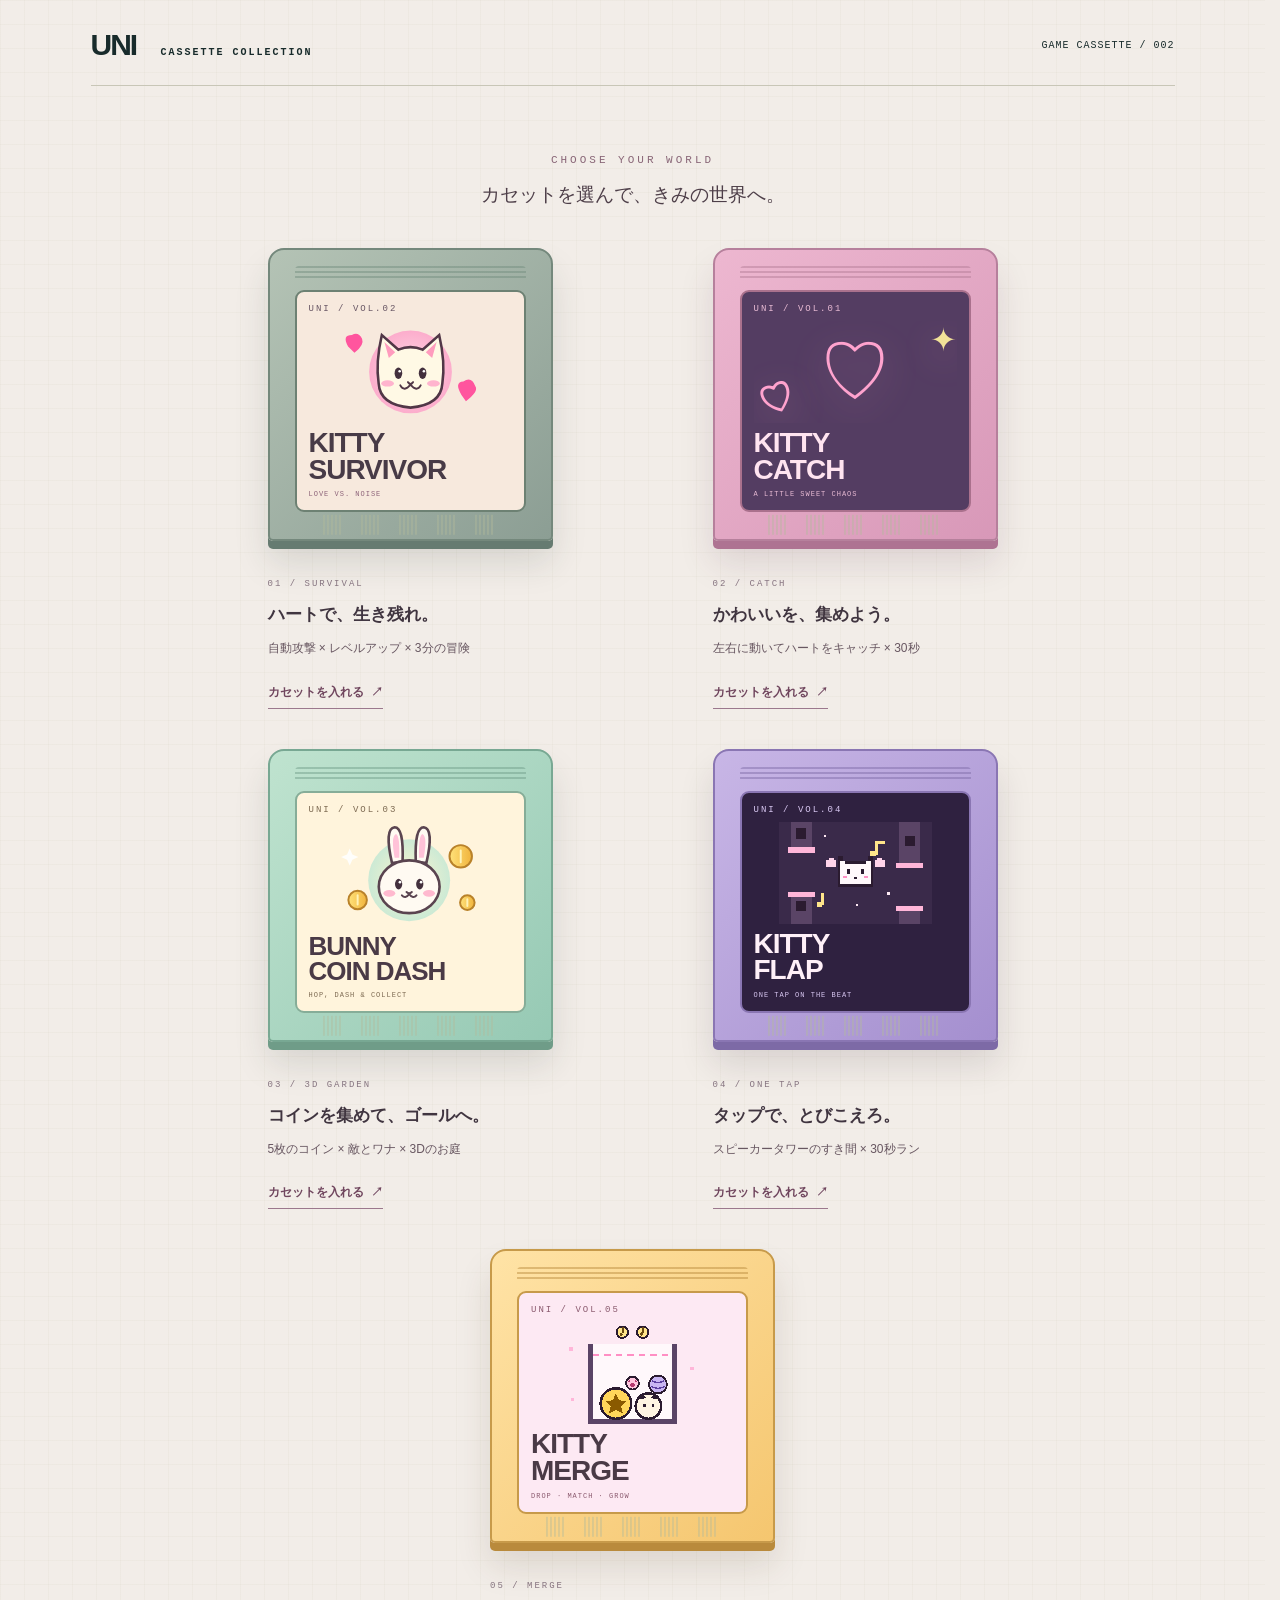
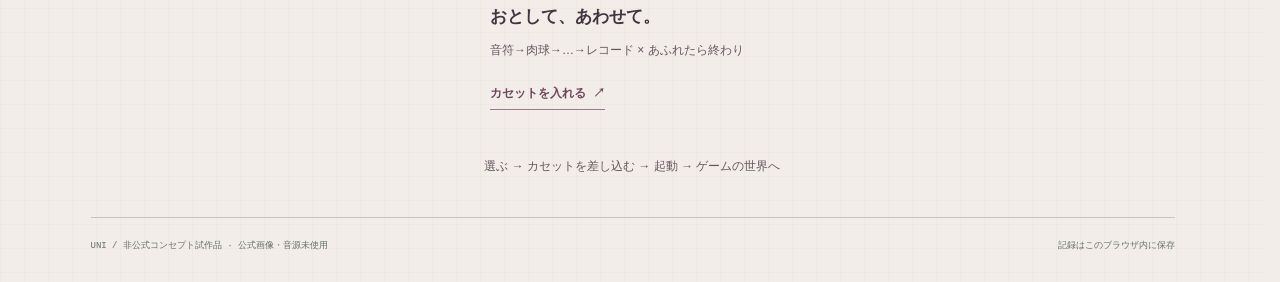
<file: index.html>
<!doctype html><html lang="ja"><head><meta charset="utf-8"><meta name="viewport" content="width=device-width,initial-scale=1,viewport-fit=cover"><meta name="theme-color" content="#182b2b"><title>KITTY SURVIVOR — UNI concept</title><meta name="description" content="猫とハートの3分サバイバル。移動、自動攻撃、レベルアップで生き残ろう。"><link rel="stylesheet" href="survivor.css"><link rel="stylesheet" href="entrance.css"><link rel="stylesheet" href="console-motion.css"><link rel="stylesheet" href="reference-console.css"><link rel="stylesheet" href="collection.css"><link rel="stylesheet" href="fix.css"><link rel="stylesheet" href="intro.css"></head><body class="library-mode">
<main><header><a href="./" class="logo">UNI <span>CASSETTE COLLECTION</span></a><span class="edition">GAME CASSETTE / 002</span><a class="collection-back" href="./">← カセット選択に戻る</a></header><section class="headline"><div><p class="eyebrow">SURVIVE THE NOISE. KEEP YOUR HEART.</p><h1>KITTY <span>SURVIVOR</span></h1></div><p class="subtitle">ハートで戦う、3分間。<br>RETRO SURVIVAL / CONCEPT PROTOTYPE</p></section>
<section id="library" class="library">
<div class="library-heading"><span>CHOOSE YOUR WORLD</span><p>カセットを選んで、きみの世界へ。</p></div>
<div class="cartridges">
<button class="cartridge-card" data-game="survivor"><div class="cartridge"><div class="cart-ridges"></div><div class="cart-label survivor-label"><span>UNI / VOL.02</span><svg viewBox="0 0 240 160" aria-hidden="true"><defs><radialGradient id="halo"><stop stop-color="#ffd6ea"/><stop offset="1" stop-color="#ff8cc3"/></radialGradient></defs><circle cx="120" cy="80" r="65" fill="url(#halo)" opacity=".65"/><path d="M70 98 Q65 65 75 22 L101 45 Q120 37 139 45 L165 22 Q175 65 170 98 Q168 132 120 136 Q72 132 70 98" fill="#fff9e5" stroke="#513747" stroke-width="4"/><path d="M79 33 L86 58 L96 49 M161 33 L154 58 L144 49" fill="#ff9cbe"/><ellipse cx="101" cy="82" rx="6" ry="9" fill="#43303d"/><ellipse cx="139" cy="82" rx="6" ry="9" fill="#43303d"/><circle cx="103" cy="79" r="2" fill="white"/><circle cx="141" cy="79" r="2" fill="white"/><path d="M116 96 Q120 102 124 96 M120 100 Q110 112 104 101 M120 100 Q130 112 136 101" fill="none" stroke="#513747" stroke-width="3" stroke-linecap="round"/><ellipse cx="84" cy="98" rx="10" ry="5" fill="#ffb4ce"/><ellipse cx="156" cy="98" rx="10" ry="5" fill="#ffb4ce"/><path d="M22 40 Q12 22 28 22 Q38 16 44 28 Q48 38 32 50Z M200 116 Q188 96 203 95 Q216 86 222 103 Q227 111 207 126Z" fill="#ff559e"/></svg><strong>KITTY<br>SURVIVOR</strong><small>LOVE VS. NOISE</small></div><div class="cart-base">▥ ▥ ▥ ▥ ▥</div></div><div class="card-caption"><span>01 / SURVIVAL</span><h2>ハートで、生き残れ。</h2><p>自動攻撃 × レベルアップ × 3分の冒険</p><b>カセットを入れる ↗</b></div></button>
<button class="cartridge-card" data-game="catch"><div class="cartridge pink-cartridge"><div class="cart-ridges"></div><div class="cart-label catch-label"><span>UNI / VOL.01</span><div class="catch-art">♡<i>✦</i><b>♡</b></div><strong>KITTY<br>CATCH</strong><small>A LITTLE SWEET CHAOS</small></div><div class="cart-base">▥ ▥ ▥ ▥ ▥</div></div><div class="card-caption"><span>02 / CATCH</span><h2>かわいいを、集めよう。</h2><p>左右に動いてハートをキャッチ × 30秒</p><b>カセットを入れる ↗</b></div></button><button class="cartridge-card" data-game="bunny"><div class="cartridge bunny-cartridge"><div class="cart-ridges"></div><div class="cart-label bunny-label"><span>UNI / VOL.03</span><svg viewBox="0 0 240 160" aria-hidden="true"><defs><radialGradient id="bunnyhalo"><stop stop-color="#fff6c9"/><stop offset="1" stop-color="#bfe7d3"/></radialGradient><linearGradient id="coingold" x1="0" x2="1"><stop stop-color="#ffe27a"/><stop offset="1" stop-color="#f0b33c"/></linearGradient></defs><circle cx="118" cy="88" r="62" fill="url(#bunnyhalo)" opacity=".8"/><path d="M92 62 Q80 10 96 8 Q110 8 108 60Z M128 60 Q126 8 140 8 Q156 10 144 62Z" fill="#fffaf2" stroke="#5a4450" stroke-width="4"/><path d="M96 54 Q90 22 98 18 Q104 20 103 54Z M133 54 Q132 20 138 18 Q146 22 140 54Z" fill="#ffc2d8"/><ellipse cx="118" cy="98" rx="46" ry="40" fill="#fffaf2" stroke="#5a4450" stroke-width="4"/><ellipse cx="102" cy="94" rx="5.5" ry="8" fill="#43303d"/><ellipse cx="134" cy="94" rx="5.5" ry="8" fill="#43303d"/><circle cx="104" cy="91" r="2" fill="#fff"/><circle cx="136" cy="91" r="2" fill="#fff"/><path d="M114 106 Q118 110 122 106 M118 109 Q112 117 107 111 M118 109 Q124 117 129 111" fill="none" stroke="#5a4450" stroke-width="3" stroke-linecap="round"/><ellipse cx="88" cy="108" rx="9" ry="5" fill="#ffb9cf"/><ellipse cx="148" cy="108" rx="9" ry="5" fill="#ffb9cf"/><g stroke="#b9822a" stroke-width="3"><circle cx="196" cy="52" r="17" fill="url(#coingold)"/><circle cx="40" cy="118" r="14" fill="url(#coingold)"/><circle cx="206" cy="122" r="11" fill="url(#coingold)"/></g><path d="M196 43 V61 M40 111 V125 M206 117 V127" stroke="#fff3b8" stroke-width="3" stroke-linecap="round"/><path d="M28 40 l4 9 9 4 -9 4 -4 9 -4 -9 -9 -4 9 -4Z" fill="#fff" opacity=".9"/></svg><strong>BUNNY<br>COIN DASH</strong><small>HOP, DASH &amp; COLLECT</small></div><div class="cart-base">▥ ▥ ▥ ▥ ▥</div></div><div class="card-caption"><span>03 / 3D GARDEN</span><h2>コインを集めて、ゴールへ。</h2><p>5枚のコイン × 敵とワナ × 3Dのお庭</p><b>カセットを入れる ↗</b></div></button><button class="cartridge-card" data-game="flap"><div class="cartridge flap-cartridge"><div class="cart-ridges"></div><div class="cart-label flap-label"><span>UNI / VOL.04</span><svg viewBox="0 0 240 160" aria-hidden="true" shape-rendering="crispEdges"><rect x="0" y="0" width="240" height="160" fill="#3a2a4a"/><g fill="#5a4466"><rect x="18" y="0" width="34" height="46"/><rect x="18" y="112" width="34" height="48"/><rect x="188" y="0" width="34" height="70"/><rect x="188" y="134" width="34" height="26"/></g><g fill="#ffb6d9"><rect x="14" y="40" width="42" height="8"/><rect x="14" y="110" width="42" height="8"/><rect x="184" y="64" width="42" height="8"/><rect x="184" y="132" width="42" height="8"/></g><g fill="#2b1b30"><rect x="27" y="10" width="16" height="16"/><rect x="27" y="124" width="16" height="16"/><rect x="197" y="22" width="16" height="16"/></g><g transform="translate(92 54)"><g fill="#2b1b30"><rect x="0" y="0" width="8" height="8"/><rect x="48" y="0" width="8" height="8"/><rect x="0" y="8" width="56" height="40"/></g><g fill="#fff8fb"><rect x="4" y="12" width="48" height="32"/><rect x="4" y="8" width="8" height="4"/><rect x="44" y="8" width="8" height="4"/></g><g fill="#2b1b30"><rect x="14" y="20" width="6" height="8"/><rect x="36" y="20" width="6" height="8"/><rect x="25" y="32" width="6" height="4"/></g><g fill="#ff8fc4"><rect x="8" y="30" width="6" height="4"/><rect x="42" y="30" width="6" height="4"/></g><g fill="#ffd4ea"><rect x="-18" y="6" width="16" height="10"/><rect x="58" y="6" width="16" height="10"/><rect x="-14" y="2" width="8" height="4"/><rect x="62" y="2" width="8" height="4"/></g></g><g fill="#ffe58a"><rect x="150" y="30" width="6" height="22"/><rect x="142" y="46" width="10" height="8"/><rect x="156" y="30" width="10" height="5"/><rect x="66" y="112" width="5" height="18"/><rect x="59" y="126" width="9" height="7"/></g><g fill="#fde9f3"><rect x="70" y="20" width="4" height="4"/><rect x="170" y="110" width="4" height="4"/><rect x="120" y="128" width="4" height="4"/></g></svg><strong>KITTY<br>FLAP</strong><small>ONE TAP ON THE BEAT</small></div><div class="cart-base">▥ ▥ ▥ ▥ ▥</div></div><div class="card-caption"><span>04 / ONE TAP</span><h2>タップで、とびこえろ。</h2><p>スピーカータワーのすき間 × 30秒ラン</p><b>カセットを入れる ↗</b></div></button><button class="cartridge-card" data-game="merge"><div class="cartridge merge-cartridge"><div class="cart-ridges"></div><div class="cart-label merge-label"><span>UNI / VOL.05</span><svg viewBox="0 0 240 160" aria-hidden="true" shape-rendering="crispEdges"><rect x="58" y="34" width="124" height="118" fill="#fff8fb"/><g fill="#5a4466"><rect x="50" y="34" width="8" height="126"/><rect x="182" y="34" width="8" height="126"/><rect x="50" y="152" width="140" height="8"/></g><g fill="#ff8fc4"><rect x="58" y="50" width="10" height="3"/><rect x="76" y="50" width="10" height="3"/><rect x="94" y="50" width="10" height="3"/><rect x="112" y="50" width="10" height="3"/><rect x="130" y="50" width="10" height="3"/><rect x="148" y="50" width="10" height="3"/><rect x="166" y="50" width="10" height="3"/></g><circle cx="94" cy="128" r="24" fill="#ffd65a" stroke="#2b1b30" stroke-width="4"/><path d="M94 112 l5 11 12 1 -9 8 3 12 -11 -6 -11 6 3 -12 -9 -8 12 -1z" fill="#8a5a00"/><circle cx="145" cy="132" r="20" fill="#fff4e2" stroke="#2b1b30" stroke-width="4"/><path d="M131 122 l4 -10 6 7 M159 122 l-4 -10 -6 7" fill="#2b1b30"/><rect x="137" y="128" width="4" height="5" fill="#2b1b30"/><rect x="150" y="128" width="4" height="5" fill="#2b1b30"/><circle cx="160" cy="98" r="14" fill="#c9b6f2" stroke="#2b1b30" stroke-width="3"/><path d="M150 92 q10 6 20 0 M149 101 q11 6 22 0" stroke="#5b3fa0" stroke-width="2" fill="none"/><circle cx="120" cy="96" r="10" fill="#ffc4dd" stroke="#2b1b30" stroke-width="3"/><circle cx="120" cy="99" r="3.5" fill="#b4386f"/><circle cx="115" cy="93" r="1.6" fill="#b4386f"/><circle cx="125" cy="93" r="1.6" fill="#b4386f"/><circle cx="104" cy="16" r="9" fill="#ffe58a" stroke="#2b1b30" stroke-width="3"/><rect x="103" y="8" width="3" height="10" fill="#6b4b12"/><circle cx="102" cy="19" r="2.6" fill="#6b4b12"/><circle cx="136" cy="16" r="9" fill="#ffe58a" stroke="#2b1b30" stroke-width="3"/><rect x="135" y="8" width="3" height="10" fill="#6b4b12"/><circle cx="134" cy="19" r="2.6" fill="#6b4b12"/><path d="M114 16 h10 M120 12 l4 4 -4 4" stroke="#fde9f3" stroke-width="3" fill="none"/><g fill="#ffb6d9"><rect x="20" y="40" width="6" height="6"/><rect x="210" y="70" width="6" height="6"/><rect x="24" y="120" width="4" height="4"/></g></svg><strong>KITTY<br>MERGE</strong><small>DROP · MATCH · GROW</small></div><div class="cart-base">▥ ▥ ▥ ▥ ▥</div></div><div class="card-caption"><span>05 / MERGE</span><h2>おとして、あわせて。</h2><p>音符→肉球→…→レコード × あふれたら終わり</p><b>カセットを入れる ↗</b></div></button></div><p class="library-note">選ぶ → カセットを差し込む → 起動 → ゲームの世界へ</p></section>
<section class="device"><div class="console-turntable"><div class="console-back" aria-hidden="true"><div class="back-brand">UNI<span>POCKET PLAYER</span></div><div class="rear-slot"></div><div class="insert-cartridge" id="insertcartridge"><span>UNI</span><strong>KITTY SURVIVOR</strong><small>GAME CASSETTE</small></div><div class="rear-pocket"><span>GAME CASSETTE</span></div><div class="rear-label">MODEL UP-01<br>ARTIST GAME COLLECTION<br>♡ MADE FOR YOUR WORLD</div><div class="battery-cover"><i></i><i></i><i></i><span>BATTERY</span></div><b class="screw screw-one">⊕</b><b class="screw screw-two">⊕</b></div><div class="console-front"><div class="device-label"><span>UNI DIGITAL CASSETTE</span><span class="led">● <span id="status">READY</span></span></div><div class="screen-frame"><div class="hud"><div class="vitals"><span>♥ HP</span><div class="hp-track"><i id="hp"></i></div><b id="hpnum">100</b></div><div class="timer" id="timer">00:00 / 03:00</div><div class="level">LV <b id="level">1</b></div></div><div class="xp-track"><i id="xp"></i></div><div class="viewport" id="viewport"><canvas id="world" width="800" height="600" aria-label="猫を動かして敵から生き残るサバイバルゲーム"></canvas><div class="in-game"><span id="wave">MIDNIGHT GARDEN</span><span id="kills">0 KO</span></div><div id="bossbar" hidden><span>NOISE KING</span><div><i id="bosshp"></i></div></div>
<div id="boot" class="panel" hidden><div class="boot-mark">UNI<span>♡</span></div><p id="boottext">INSERTING CASSETTE...</p><div class="boot-dots">● ● ●</div></div><div id="home" class="panel"><div class="cat-icon">♥</div><span class="badge">3 MIN SURVIVAL</span><h2>KEEP YOUR<br><em>HEART ALIVE.</em></h2><p>移動するだけで、ハートが自動攻撃。<br>光るかけらを拾って、もっと強く。</p><button id="play" class="primary">▶ START GAME</button><p class="hint">PC: WASD / 矢印キー　スマホ: スティック</p><div class="record">BEST <b id="best">—</b></div></div><div id="choices" class="panel" hidden><span class="badge">LEVEL UP!</span><h2>CHOOSE YOUR POWER</h2><p>強化をひとつ選んで、次の波へ。</p><div id="cards"></div></div><div id="paused" class="panel" hidden><span class="badge">TAKE A BREATH</span><h2>PAUSED</h2><button id="resume" class="primary">▶ RESUME</button><button id="restart" class="secondary">はじめから</button></div><div id="result" class="panel" hidden><span id="resultbadge" class="badge">GAME OVER</span><h2 id="resulttitle">ONE MORE TRY?</h2><div class="results"><div>TIME<b id="resulttime">00:00</b></div><div>KNOCKOUTS<b id="resultkills">0</b></div><div>LEVEL<b id="resultlevel">1</b></div></div><p id="resulttext"></p><button id="again" class="primary">↻ PLAY AGAIN</button></div><div id="joystick" aria-hidden="true"><i id="stick"></i></div><div id="toast" role="status"></div></div><div class="screen-bottom"><span id="weapon">♥ HEART SHOT · Lv.1</span><span>AUTO ATTACK</span></div></div>
<div class="device-controls"><div class="control-help"><span class="dpad">✚</span><p>MOVE TO SURVIVE<span>WASD / ← ↑ ↓ → / TOUCH</span></p></div><div class="buttons"><button id="sound" aria-pressed="false">♪ SOUND OFF</button><button id="pause" disabled>Ⅱ PAUSE</button><button id="libraryback">← カセット選択に戻る</button><button id="fullscreen">⛶ FULLSCREEN</button></div></div><div class="grooves"><i></i><i></i><i></i><i></i></div></div></div><p id="sequencecaption" aria-live="polite"></p></section>
<section class="instructions"><div><b>01 / MOVE</b><p>ノイズの群れをかわそう。<br>攻撃は猫におまかせ。</p></div><div><b>02 / COLLECT</b><p>光るかけらは経験値。<br>赤いハートは体力回復。</p></div><div><b>03 / POWER UP</b><p>3択の強化で自分だけのビルド。<br>最後のボスを倒して生き残れ。</p></div></section><footer><span>UNI / 非公式コンセプト試作品 · 公式画像・音源未使用</span><span>記録はこのブラウザ内に保存</span></footer></main><script src="intro.js"></script><script src="layout.js"></script><script type="module" src="survivor.js"></script><script src="launch.js"></script><script src="navigation.js"></script></body></html>
</file>
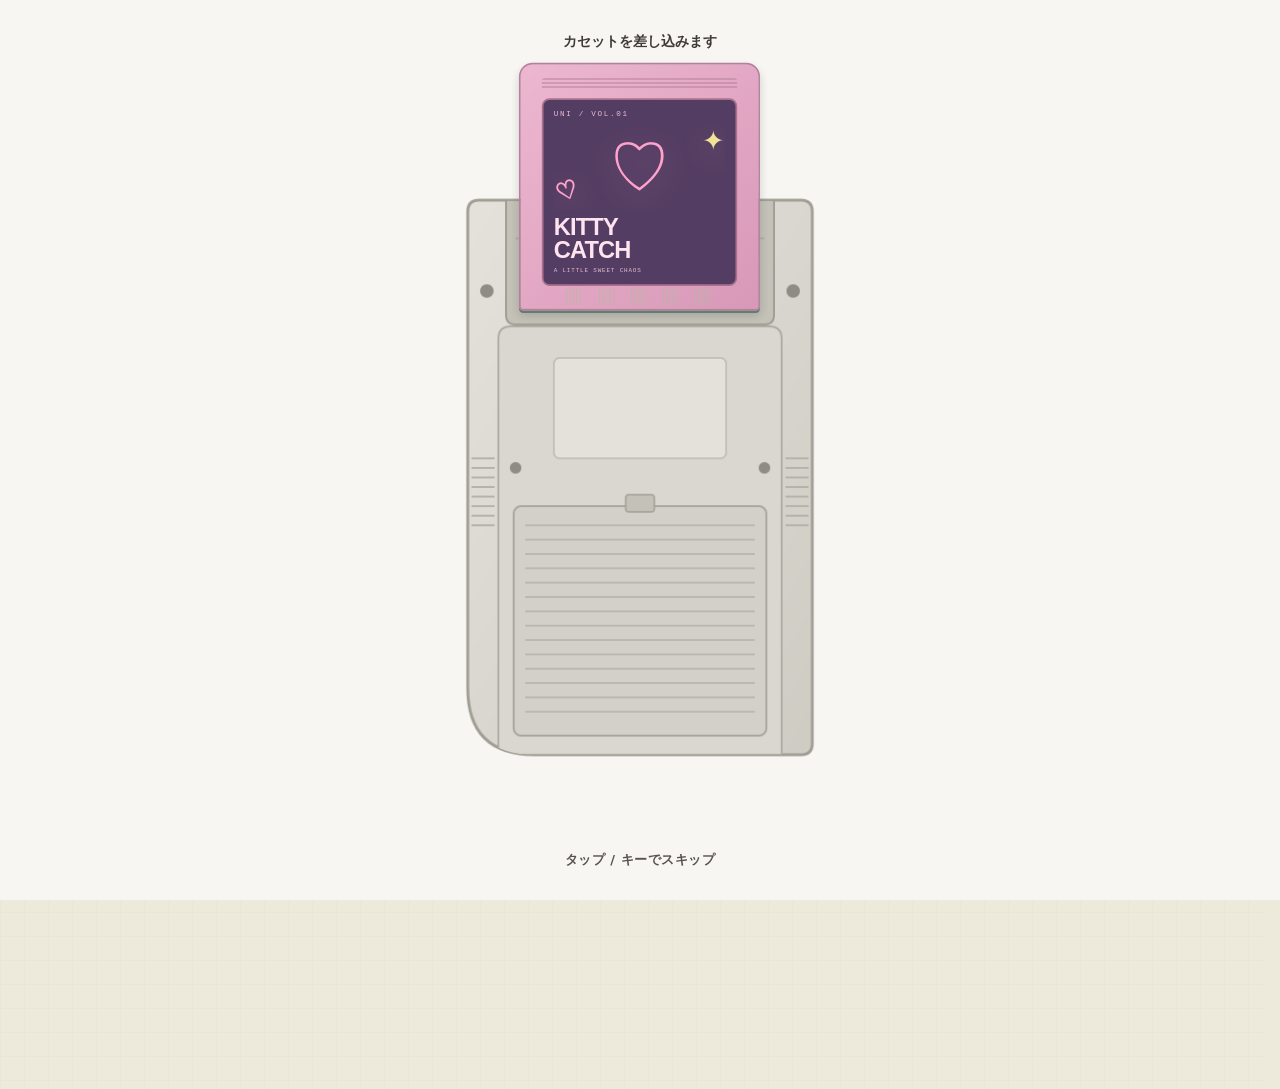
<file: catch.html>
<!doctype html><html lang="ja"><head><meta charset="utf-8"><meta name="viewport" content="width=device-width,initial-scale=1,viewport-fit=cover"><meta name="theme-color" content="#182b2b"><title>KITTY CATCH — UNI concept</title><meta name="description" content="猫とハートの30秒キャッチゲーム。左右に動いてハイスコアを目指そう。"><link rel="stylesheet" href="survivor.css"><link rel="stylesheet" href="entrance.css"><link rel="stylesheet" href="console-motion.css"><link rel="stylesheet" href="reference-console.css"><link rel="stylesheet" href="collection.css"><link rel="stylesheet" href="fix.css"><link rel="stylesheet" href="intro.css"></head><body class="game-mode catch-mode intro-active">
<main><header><a href="./" class="logo">UNI <span>CASSETTE COLLECTION</span></a><span class="edition">GAME CASSETTE / 001</span><a class="collection-back" href="./">← カセット選択に戻る</a></header><section class="headline"><div><p class="eyebrow">SURVIVE THE NOISE. KEEP YOUR HEART.</p><h1>KITTY <span>CATCH</span></h1></div><p class="subtitle">かわいいを集める、30秒。<br>RETRO CATCH / CONCEPT PROTOTYPE</p></section>
<section class="device"><div class="console-turntable"><div class="console-back" aria-hidden="true"><div class="back-brand">UNI<span>POCKET PLAYER</span></div><div class="rear-slot"></div><div class="insert-cartridge" id="insertcartridge"><span>UNI</span><strong>KITTY CATCH</strong><small>GAME CASSETTE</small></div><div class="rear-pocket"><span>GAME CASSETTE</span></div><div class="rear-label">MODEL UP-01<br>ARTIST GAME COLLECTION<br>♡ MADE FOR YOUR WORLD</div><div class="battery-cover"><i></i><i></i><i></i><span>BATTERY</span></div><b class="screw screw-one">⊕</b><b class="screw screw-two">⊕</b></div><div class="console-front"><div class="device-label"><span>UNI DIGITAL CASSETTE</span><span class="led">● <span id="status">READY</span></span></div><div class="screen-frame">
<div class="hud catch-hud"><div>SCORE <b id="score">0000</b></div><div id="combo">READY?</div><div>TIME <b id="time">30.0</b></div></div>
<div class="xp-track"></div>
<div class="viewport" id="viewport"><canvas id="game" width="600" height="600" aria-label="猫を左右に動かしてハートを集めるゲーム"></canvas>
<div id="overlay" class="panel"><div class="cat-icon">♥</div><span class="badge" id="overlabel">30 SEC CATCH</span><h2 id="overtitle">CATCH YOUR<br><em>LITTLE HAPPINESS.</em></h2><p id="overtext">ピンクのハートと星をキャッチ。<br>黒いノイズは避けよう！</p><button id="start" class="primary">▶ START GAME</button><p class="hint">PC: ← → / マウス　スマホ: 指でスライド</p><div class="record">BEST <b id="best">0</b></div></div>
<div id="pausebox" class="panel" hidden><span class="badge">TAKE A BREATH</span><h2>PAUSED</h2><button id="resume" class="primary">▶ RESUME</button></div>
</div><div class="screen-bottom"><span>♥ +10 / ✦ +30 / × −20</span><span>CATCH THE LOVE</span></div></div>
<div class="device-controls"><div class="control-help"><span class="dpad">✚</span><p>MOVE TO CATCH<span>← → / MOUSE / TOUCH</span></p></div><div class="buttons"><button id="sound" aria-pressed="false">♪ SOUND OFF</button><button id="pause" disabled>Ⅱ PAUSE</button><button id="libraryback">← カセット選択に戻る</button><button id="fullscreen">⛶ FULLSCREEN</button></div></div><div class="grooves"><i></i><i></i><i></i><i></i></div></div></div><p id="sequencecaption" aria-live="polite"></p></section>
<section class="instructions"><div><b>01 / MOVE</b><p>左右キー・マウス・指で移動。<br>落ちてくるアイテムを追いかけよう。</p></div><div><b>02 / CATCH</b><p>ハートは10点、星は30点。<br>黒いノイズに触れると20点減点。</p></div><div><b>03 / COMBO</b><p>連続キャッチでボーナス。<br>30秒でハイスコアを目指そう。</p></div></section><footer><span>UNI / 非公式コンセプト試作品 · 公式画像・音源未使用</span><span>記録はこのブラウザ内に保存</span></footer></main><script src="intro.js"></script><script src="layout.js"></script><script src="theme.js"></script><script src="game.js"></script><script src="navigation.js"></script><script>if(/[?&]nointro/.test(location.search)){document.body.classList.remove('intro-active')}else{playCassetteIntro({title:'KITTY CATCH'}).then(()=>{window.fitKittyLayout?.();document.getElementById('start').focus({preventScroll:true})})}</script></body></html>
</file>
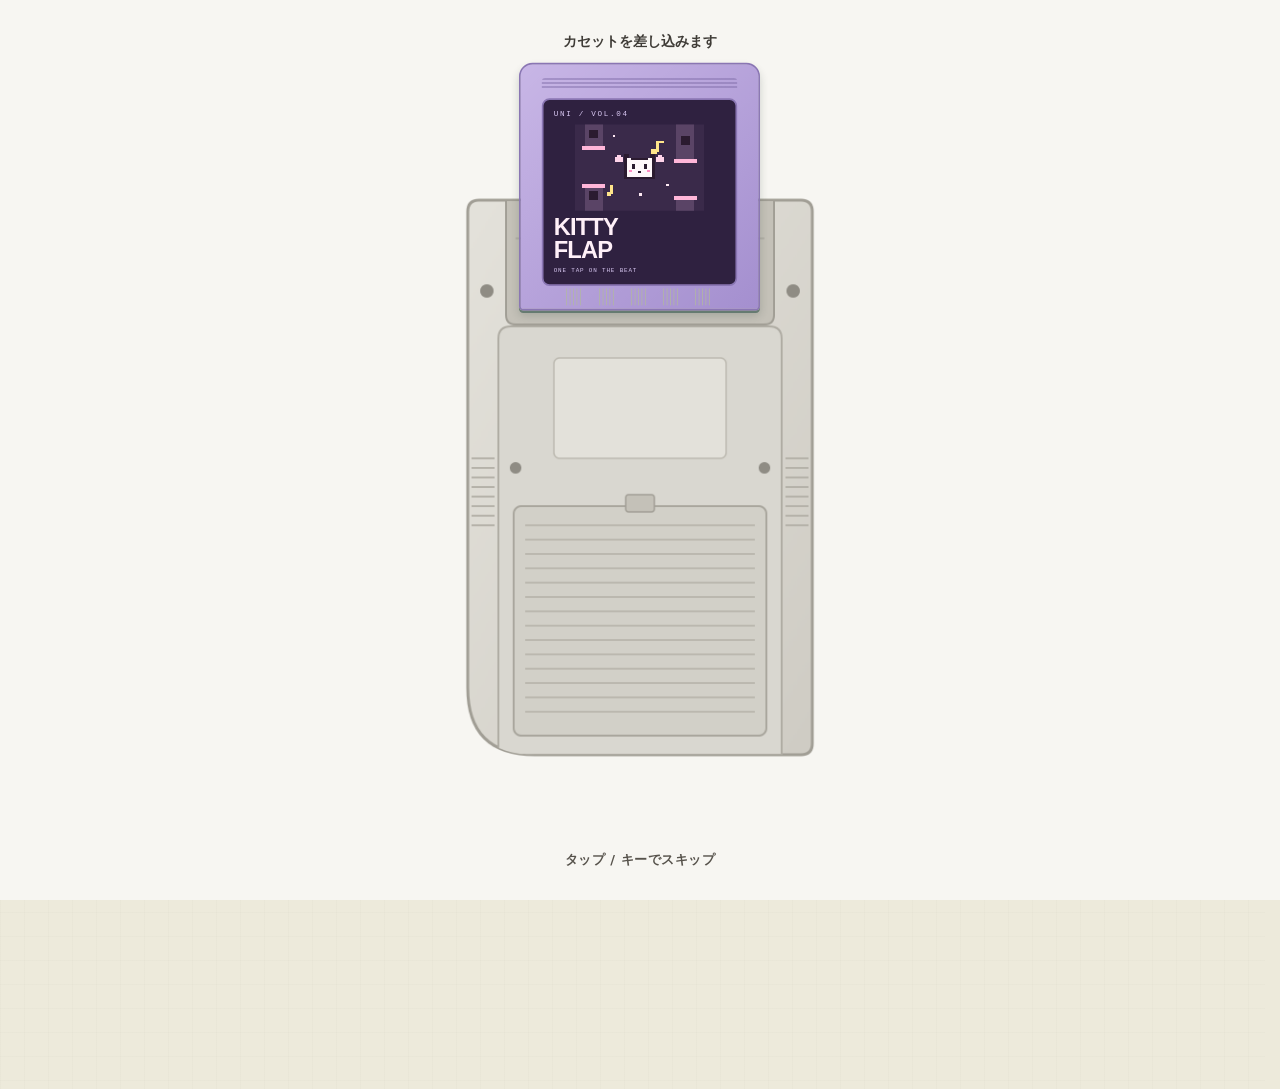
<file: flap.html>
<!doctype html><html lang="ja"><head><meta charset="utf-8"><meta name="viewport" content="width=device-width,initial-scale=1,viewport-fit=cover"><meta name="theme-color" content="#182b2b"><title>KITTY FLAP — UNI concept</title><meta name="description" content="タップでふわっと上昇。スピーカータワーのすき間をくぐろう！"><link rel="stylesheet" href="survivor.css"><link rel="stylesheet" href="entrance.css"><link rel="stylesheet" href="console-motion.css"><link rel="stylesheet" href="reference-console.css"><link rel="stylesheet" href="collection.css"><link rel="stylesheet" href="fix.css"><link rel="stylesheet" href="intro.css"></head><body class="game-mode catch-mode flap-mode intro-active">
<main><header><a href="./" class="logo">UNI <span>CASSETTE COLLECTION</span></a><span class="edition">GAME CASSETTE / 004</span><a class="collection-back" href="./">← カセット選択に戻る</a></header><section class="headline"><div><p class="eyebrow">ONE TAP. ONE SONG. FLY.</p><h1>KITTY <span>FLAP</span></h1></div><p class="subtitle">タップでとぶ、30秒。<br>RETRO FLAP / CONCEPT PROTOTYPE</p></section>
<section class="device"><div class="console-turntable"><div class="console-back" aria-hidden="true"><div class="back-brand">UNI<span>POCKET PLAYER</span></div><div class="rear-slot"></div><div class="insert-cartridge" id="insertcartridge"><span>UNI</span><strong>KITTY FLAP</strong><small>GAME CASSETTE</small></div><div class="rear-pocket"><span>GAME CASSETTE</span></div><div class="rear-label">MODEL UP-01<br>ARTIST GAME COLLECTION<br>♡ MADE FOR YOUR WORLD</div><div class="battery-cover"><i></i><i></i><i></i><span>BATTERY</span></div><b class="screw screw-one">⊕</b><b class="screw screw-two">⊕</b></div><div class="console-front"><div class="device-label"><span>UNI DIGITAL CASSETTE</span><span class="led">● <span id="status">READY</span></span></div><div class="screen-frame">
<div class="hud catch-hud"><div>SCORE <b id="score">0000</b></div><div id="combo">READY?</div><div>TIME <b id="time">30.0</b></div></div>
<div class="xp-track"></div>
<div class="viewport" id="viewport"><canvas id="game" width="600" height="600" aria-label="タップでふわっと上昇。スピーカータワーのすき間をくぐろう！"></canvas>
<div id="overlay" class="panel"><div class="cat-icon">♥</div><span class="badge" id="overlabel">30 SEC FLAP</span><h2 id="overtitle">TAP TO<br><em>FLOAT ON THE BEAT.</em></h2><p id="overtext">タップでふわっと上昇。<br>スピーカータワーのすき間をくぐろう！</p><button id="start" class="primary">▶ START GAME</button><p class="hint">PC: スペース / クリック　スマホ: タップ</p><div class="record">BEST <b id="best">0</b></div></div>
<div id="pausebox" class="panel" hidden><span class="badge">TAKE A BREATH</span><h2>PAUSED</h2><button id="resume" class="primary">▶ RESUME</button></div>
</div><div class="screen-bottom"><span>GATE +1 / 30秒クリア +5</span><span>FLY ON THE BEAT</span></div></div>
<div class="device-controls"><div class="control-help"><span class="dpad">✚</span><p>TAP TO FLAP<span>SPACE / MOUSE / TOUCH</span></p></div><div class="buttons"><button id="sound" aria-pressed="false">♪ SOUND OFF</button><button id="pause" disabled>Ⅱ PAUSE</button><button id="libraryback">← カセット選択に戻る</button><button id="fullscreen">⛶ FULLSCREEN</button></div></div><div class="grooves"><i></i><i></i><i></i><i></i></div></div></div><p id="sequencecaption" aria-live="polite"></p></section>
<section class="instructions"><div><b>01 / FLAP</b><p>タップ・スペース・↑・Wで上昇。<br>手をはなすとふわっと落下。</p></div><div><b>02 / GATE</b><p>アンプのすき間を通ると1点。<br>30秒クリアでボーナス5点。</p></div><div><b>03 / ENCORE</b><p>結果画面をタップして再挑戦。<br>Escキーで一時停止。</p></div></section><footer><span>UNI / 非公式コンセプト試作品 · 公式画像・音源未使用</span><span>記録はこのブラウザ内に保存</span></footer></main><script src="intro.js"></script><script src="layout.js"></script><script src="theme.js"></script><script src="pixel.js"></script><script src="flap.js"></script><script src="navigation.js"></script><script>if(/[?&]nointro/.test(location.search)){document.body.classList.remove('intro-active')}else{playCassetteIntro({title:'KITTY FLAP'}).then(()=>{window.fitKittyLayout?.();document.getElementById('start').focus({preventScroll:true})})}</script></body></html>
</file>
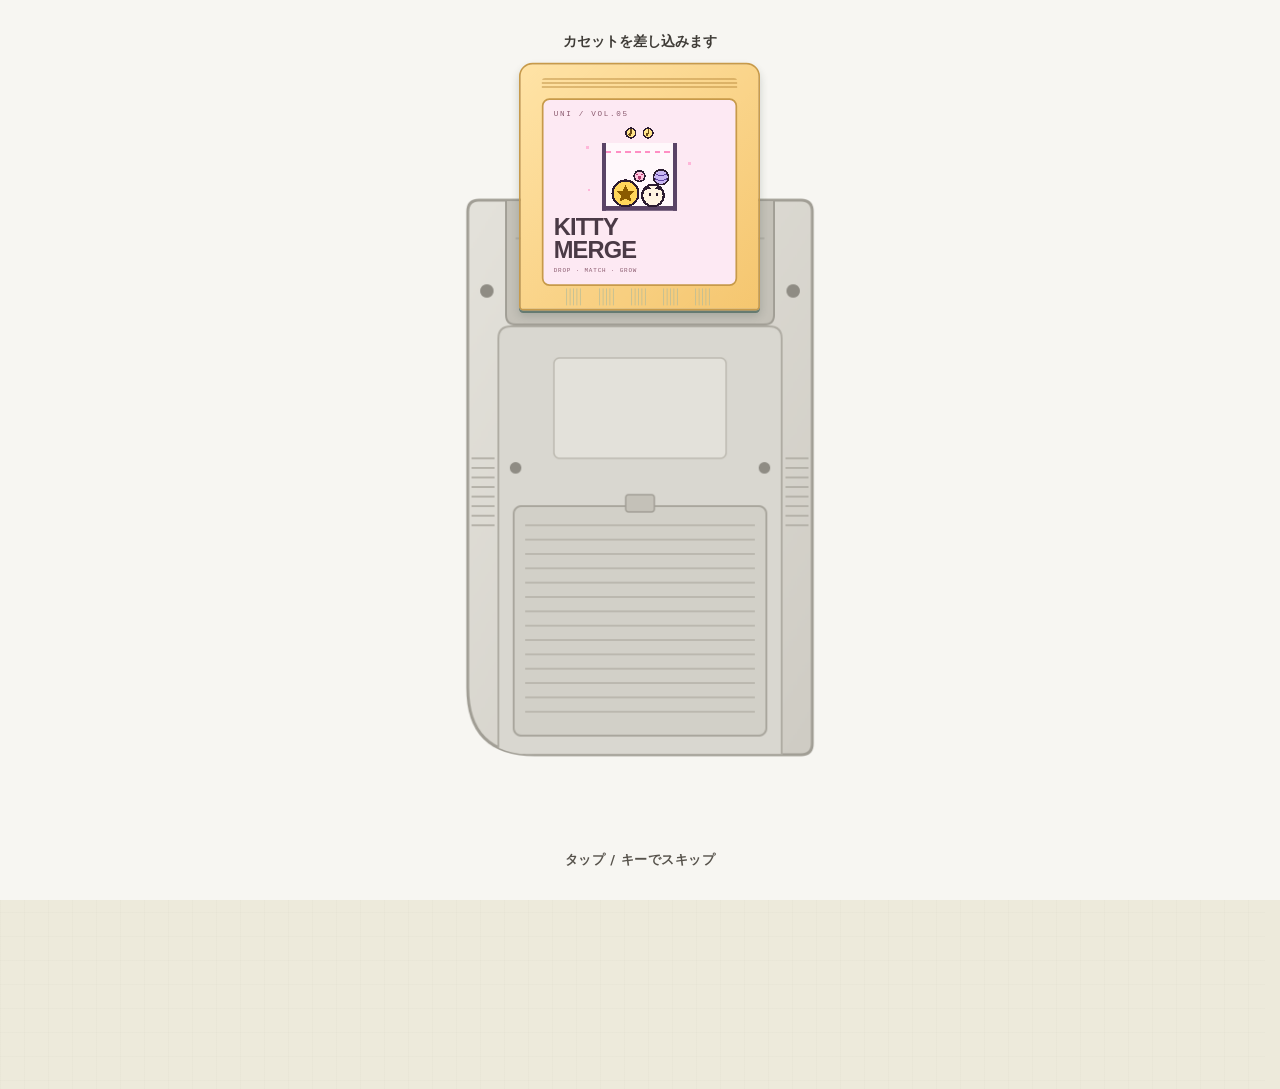
<file: merge.html>
<!doctype html><html lang="ja"><head><meta charset="utf-8"><meta name="viewport" content="width=device-width,initial-scale=1,viewport-fit=cover"><meta name="theme-color" content="#182b2b"><title>KITTY MERGE — UNI concept</title><meta name="description" content="同じもの同士がふれると合体！音符→肉球→おさかな→…→レコード"><link rel="stylesheet" href="survivor.css"><link rel="stylesheet" href="entrance.css"><link rel="stylesheet" href="console-motion.css"><link rel="stylesheet" href="reference-console.css"><link rel="stylesheet" href="collection.css"><link rel="stylesheet" href="fix.css"><style>.merge-mode #game{image-rendering:auto;image-rendering:-webkit-optimize-contrast}</style><link rel="stylesheet" href="intro.css"></head><body class="game-mode catch-mode merge-mode intro-active">
<main><header><a href="./" class="logo">UNI <span>CASSETTE COLLECTION</span></a><span class="edition">GAME CASSETTE / 005</span><a class="collection-back" href="./">← カセット選択に戻る</a></header><section class="headline"><div><p class="eyebrow">DROP. MATCH. LEVEL UP THE MUSIC.</p><h1>KITTY <span>MERGE</span></h1></div><p class="subtitle">音楽を重ねて、大きく。<br>RETRO MERGE / CONCEPT PROTOTYPE</p></section>
<section class="device"><div class="console-turntable"><div class="console-back" aria-hidden="true"><div class="back-brand">UNI<span>POCKET PLAYER</span></div><div class="rear-slot"></div><div class="insert-cartridge" id="insertcartridge"><span>UNI</span><strong>KITTY MERGE</strong><small>GAME CASSETTE</small></div><div class="rear-pocket"><span>GAME CASSETTE</span></div><div class="rear-label">MODEL UP-01<br>ARTIST GAME COLLECTION<br>♡ MADE FOR YOUR WORLD</div><div class="battery-cover"><i></i><i></i><i></i><span>BATTERY</span></div><b class="screw screw-one">⊕</b><b class="screw screw-two">⊕</b></div><div class="console-front"><div class="device-label"><span>UNI DIGITAL CASSETTE</span><span class="led">● <span id="status">READY</span></span></div><div class="screen-frame">
<div class="hud catch-hud"><div>SCORE <b id="score">0000</b></div><div id="combo">READY?</div><div>NEXT <b id="time">—</b></div></div>
<div class="xp-track"></div>
<div class="viewport" id="viewport"><canvas id="game" width="600" height="600" aria-label="同じもの同士がふれると合体！音符→肉球→おさかな→…→レコード"></canvas>
<div id="overlay" class="panel"><div class="cat-icon">♥</div><span class="badge" id="overlabel">DROP &amp; MERGE</span><h2 id="overtitle">MATCH TWO,<br><em>MAKE IT BIGGER.</em></h2><p id="overtext">同じもの同士がふれると合体！<br>音符→肉球→おさかな→…→レコード</p><button id="start" class="primary">▶ START GAME</button><p class="hint">PC: マウス / ← → + スペース　スマホ: 指で位置決め→はなして落とす</p><div class="record">BEST <b id="best">0</b></div></div>
<div id="pausebox" class="panel" hidden><span class="badge">TAKE A BREATH</span><h2>PAUSED</h2><button id="resume" class="primary">▶ RESUME</button></div>
</div><div class="screen-bottom"><span>合体で得点 / 線をこえたら注意</span><span>MERGE THE MUSIC</span></div></div>
<div class="device-controls"><div class="control-help"><span class="dpad">✚</span><p>DROP &amp; MERGE<span>SPACE / MOUSE / TOUCH</span></p></div><div class="buttons"><button id="sound" aria-pressed="false">♪ SOUND OFF</button><button id="pause" disabled>Ⅱ PAUSE</button><button id="libraryback">← カセット選択に戻る</button><button id="fullscreen">⛶ FULLSCREEN</button></div></div><div class="grooves"><i></i><i></i><i></i><i></i></div></div></div><p id="sequencecaption" aria-live="polite"></p></section>
<section class="instructions"><div><b>01 / DROP</b><p>指で位置を決め、はなして落とす。<br>← →キーとスペースでも操作。</p></div><div><b>02 / MATCH</b><p>同じもの同士がふれると合体。<br>レコード2枚でボーナス100点。</p></div><div><b>03 / KEEP IT IN</b><p>あふれ線より上に積みすぎないで。<br>Escキーで一時停止。</p></div></section><footer><span>UNI / 非公式コンセプト試作品 · 公式画像・音源未使用</span><span>記録はこのブラウザ内に保存</span></footer></main><script src="intro.js"></script><script src="layout.js"></script><script src="theme.js"></script><script src="pixel.js"></script><script src="merge.js"></script><script src="navigation.js"></script><script>if(/[?&]nointro/.test(location.search)){document.body.classList.remove('intro-active')}else{playCassetteIntro({title:'KITTY MERGE'}).then(()=>{window.fitKittyLayout?.();document.getElementById('start').focus({preventScroll:true})})}</script></body></html>
</file>
<file: survivor.css>
:root{--pink:#ff7eb9;--cream:#eee9d9;--ink:#182b2b;--green:#c6efa0}*{box-sizing:border-box}body{margin:0;background:#edeadb;color:var(--ink);font-family:'Courier New',Meiryo,monospace;background-image:linear-gradient(#ddd9c930 1px,transparent 1px),linear-gradient(90deg,#ddd9c930 1px,transparent 1px);background-size:24px 24px}main{max-width:1160px;margin:auto;padding:28px 38px}header{display:flex;justify-content:space-between;align-items:center;padding-bottom:23px;border-bottom:1px solid #c8c6b7}.logo{font-family:Arial,sans-serif;font-size:30px;font-weight:900;color:var(--ink);text-decoration:none;letter-spacing:-2px}.logo span{font-family:monospace;font-size:10px;letter-spacing:2px;margin-left:18px}.edition{font-size:10px;letter-spacing:1px}.headline{display:flex;justify-content:space-between;align-items:end;padding:32px 0 24px}.eyebrow{font-size:10px;letter-spacing:2px}h1{font-size:43px;letter-spacing:-2px;line-height:1.05;margin:14px 0 0;font-family:Arial,sans-serif;font-weight:900}h1 span{display:block}.subtitle{font-size:10px;line-height:2;letter-spacing:1px}.device{padding:20px 24px 28px;background:#d7d8c9;border:2px solid #8c9282;border-radius:18px 18px 62px 18px;box-shadow:0 7px 0 #adb1a1,0 15px 30px #182b2b20;position:relative}.device-label{display:flex;justify-content:space-between;padding:0 4px 15px;font-size:10px;font-weight:bold;letter-spacing:1.5px;color:#555e52}.led{color:#ad3c63}.screen-frame{border:9px solid #394b45;border-bottom-width:15px;border-radius:8px;background:#152829}.hud{display:flex;align-items:center;justify-content:space-between;gap:10px;padding:13px 15px;color:#d3e7cd;font-size:11px}.vitals{display:flex;align-items:center;gap:7px}.hp-track{width:105px;height:8px;background:#344b42}.hp-track i{display:block;background:var(--pink);height:100%;width:100%;transition:width .15s}.vitals b{font-size:10px;width:25px}.timer{font-size:15px;font-weight:bold;letter-spacing:1px}.level b{color:var(--green);font-size:17px}.xp-track{height:4px;background:#2e4946}.xp-track i{display:block;background:var(--green);height:100%;width:0}.viewport{position:relative;height:min(57vw,580px);min-height:340px;overflow:hidden;background:#182c30}canvas{display:block;width:100%;height:100%;image-rendering:pixelated;touch-action:none}.in-game{position:absolute;left:15px;right:15px;top:13px;display:flex;justify-content:space-between;color:#b4c7ab;font-size:10px;letter-spacing:1px;pointer-events:none}.screen-bottom{display:flex;justify-content:space-between;padding:10px 13px;font-size:9px;color:#b2c3ac;letter-spacing:1px;border-top:1px solid #3b5148}.panel{position:absolute;inset:0;background:#142729ed;color:#ecf3d8;display:flex;flex-direction:column;align-items:center;justify-content:center;text-align:center;padding:24px;z-index:5}.panel[hidden]{display:none}.badge{border:1px solid #91ad84;padding:5px 10px;font-size:10px;color:#c3efa1;letter-spacing:2px}.panel h2{font-size:34px;letter-spacing:-1px;line-height:1.15;margin:20px 0 12px}.panel h2 em{font-style:normal;color:var(--pink)}.panel p{font-family:Meiryo,sans-serif;font-size:12px;line-height:1.9;color:#bcc9b9}.cat-icon{color:var(--pink);font-size:48px;margin-bottom:12px}button{font:inherit;cursor:pointer}button:focus-visible{outline:3px solid var(--pink);outline-offset:4px}.primary{color:#172b2b;background:var(--green);border:0;border-bottom:4px solid #75985f;padding:16px 32px;font-weight:bold;font-size:15px;letter-spacing:1px;margin-top:10px;min-width:230px}.primary:hover{background:#dcffb8}.secondary{background:transparent;border:1px solid #849c7c;color:#c4d6bd;padding:10px 25px;margin-top:15px}.hint{font-size:9px!important;margin-top:18px!important}.record{font-size:10px;letter-spacing:1px;color:#879a80}.record b{color:var(--pink)}.device-controls{display:flex;align-items:center;justify-content:space-between;gap:15px;margin-top:22px}.control-help{display:flex;align-items:center;gap:17px}.dpad{font-size:55px;line-height:1;text-shadow:2px 3px #919c8d;color:#364d43}.control-help p{font-size:12px;font-weight:bold}.control-help span:not(.dpad){display:block;font-size:8px;color:#677567;letter-spacing:1px;margin-top:5px}.buttons{display:flex;gap:8px;flex-wrap:wrap}.buttons button{background:#b8c1ac;border:1px solid #8b9a82;border-bottom:3px solid #879a7d;padding:10px 12px;font-size:9px;font-weight:bold;color:#334b3d;border-radius:5px}.buttons button:disabled{opacity:.45;cursor:default}.grooves{display:flex;justify-content:end;gap:8px;padding-right:15px;margin-top:8px}.grooves i{height:4px;width:40px;background:#a0aa97;transform:rotate(-20deg)}.instructions{display:grid;grid-template-columns:repeat(3,1fr);gap:25px;margin:35px 0 25px}.instructions b{font-size:10px;letter-spacing:1px}.instructions p{font-family:Meiryo,sans-serif;font-size:11px;line-height:1.9;color:#667263}footer{display:flex;justify-content:space-between;gap:10px;font-size:9px;color:#677163;border-top:1px solid #c8c6b7;padding-top:20px;line-height:1.8}footer a{color:inherit}#cards{display:flex;gap:12px;max-width:700px;width:100%;margin-top:15px}#cards button{flex:1;background:#243e3e;border:2px solid #5d7961;padding:21px 14px;color:#e8efd4;text-align:left;min-width:0}#cards button:hover{border-color:var(--pink);background:#35474a}#cards .icon{display:block;font-size:30px;color:var(--pink);margin-bottom:14px}#cards strong{display:block;font-size:14px;margin-bottom:12px}#cards small{display:block;font-size:10px;line-height:1.8;color:#bed1b7}.results{display:flex;gap:30px;margin:20px 0;font-size:10px;color:#a4b69e}.results b{display:block;color:var(--pink);font-size:30px;margin-top:12px}#bossbar{position:absolute;top:38px;left:25%;right:25%;color:#ff9fc9;font-size:9px;text-align:center}#bossbar[hidden]{display:none}#bossbar>div{height:6px;background:#533a4e;margin-top:5px}#bosshp{display:block;height:100%;width:100%;background:var(--pink)}#joystick{position:absolute;display:none;width:110px;height:110px;border-radius:50%;border:2px solid #c6efa066;background:#b4dfb018;pointer-events:none;z-index:2}#stick{position:absolute;width:40px;height:40px;left:33px;top:33px;background:#c6efa077;border:1px solid #c6efa0;border-radius:50%}#toast{position:absolute;left:0;right:0;top:60px;text-align:center;color:var(--pink);font-size:14px;text-shadow:2px 2px #182b2b;pointer-events:none;z-index:3}.device:fullscreen{border:0;border-radius:0;width:100%;height:100%;padding:10px;background:#182b2b}.device:fullscreen .device-label,.device:fullscreen .grooves{display:none}.device:fullscreen .device-controls{margin-top:6px;justify-content:center}.device:fullscreen .screen-frame{height:calc(100% - 45px);display:flex;flex-direction:column}.device:fullscreen .viewport{height:auto;min-height:0;flex:1}@media(max-width:650px){main{padding:18px 12px}.logo span{font-size:8px;margin-left:8px}.edition{font-size:8px}.headline{padding:22px 5px 18px}.eyebrow{font-size:8px;letter-spacing:1px}h1{font-size:30px}.subtitle{display:none}.device{padding:12px 10px 24px;border-radius:15px 15px 42px 15px}.device-label{font-size:8px;letter-spacing:.5px}.screen-frame{border-width:5px;border-bottom-width:9px}.viewport{height:66vh;min-height:380px;max-height:620px}.hud{padding:10px 8px;font-size:9px;gap:5px}.timer{font-size:11px;letter-spacing:0}.hp-track{width:57px}.vitals{gap:4px}.level b{font-size:14px}.panel{padding:18px 12px}.panel h2{font-size:28px}.control-help{display:none}.device-controls{justify-content:center;margin-top:15px}.buttons button{padding:9px;font-size:8px}.grooves{margin-top:20px}.instructions{gap:10px;margin-top:30px}.instructions b{font-size:8px}.instructions p{font-size:9px}.screen-bottom{font-size:7px;padding:8px}footer{flex-direction:column;font-size:8px}#cards{flex-direction:column;gap:8px;margin-top:7px}#cards button{padding:12px 15px}#cards .icon{float:left;margin:0 15px 0 0;font-size:23px}#cards strong{font-size:12px;margin:0 0 4px}#cards small{font-size:9px}.results{gap:20px}.results b{font-size:23px}}@media(prefers-reduced-motion:reduce){*{transition:none!important}}
</file>
<file: entrance.css>
/* Cassette collection and console boot sequence */
.library{padding:14px 0 30px}.library[hidden]{display:none}.library-heading{text-align:center;margin:5px 0 40px}.library-heading>span{font-size:11px;letter-spacing:3px;color:#886576}.library-heading p{font-family:Meiryo,sans-serif;font-size:19px;margin:14px 0;color:#4e3f49}.cartridges{display:grid;grid-template-columns:1fr 1fr;gap:40px;max-width:850px;margin:auto}.cartridge-card{border:0;background:transparent;text-align:left;padding:0;color:#403540;transition:transform .2s}.cartridge-card:hover{transform:translateY(-8px)}.cartridge{background:linear-gradient(135deg,#b4c3b5,#8c9e94);padding:16px 25px 0;border-radius:16px 16px 5px 5px;border:2px solid #74887c;box-shadow:0 8px 0 #667b71,0 22px 35px #25382f22;max-width:285px;margin:auto;position:relative}.cart-ridges{height:20px;background:repeating-linear-gradient(0deg,transparent 0 3px,#718c7d77 3px 5px);border-radius:4px;margin-bottom:13px}.cart-label{background:#f7e9dd;padding:13px 14px;border:2px solid #6d8173;border-radius:9px;position:relative;overflow:hidden;aspect-ratio:.78}.cart-label>span{font-size:9px;letter-spacing:2px;display:block;color:#685664}.cart-label svg{width:100%;height:46%;display:block;margin:8px 0}.cart-label strong{font-family:Arial,sans-serif;font-size:31px;line-height:.95;letter-spacing:-1px;font-weight:900;color:#483b47}.cart-label small{display:block;font-size:7px;letter-spacing:1px;margin-top:10px;color:#8d6379}.cart-base{height:32px;display:flex;justify-content:center;align-items:end;font-size:20px;letter-spacing:3px;color:#b2bb9b}.pink-cartridge{background:linear-gradient(135deg,#edb7d0,#d898b8);border-color:#b6809c;box-shadow:0 8px 0 #ae7392,0 22px 35px #55274022}.pink-cartridge .cart-ridges{background:repeating-linear-gradient(0deg,transparent 0 3px,#b27b9577 3px 5px)}.pink-cartridge .cart-label{background:#543d62;border-color:#aa718d}.pink-cartridge .cart-label>span,.pink-cartridge .cart-label small{color:#e8bbd4}.pink-cartridge .cart-label strong{color:#ffe4f0}.catch-art{position:relative;display:flex;align-items:center;justify-content:center;height:46%;font-size:95px;color:#ffa3ce;text-shadow:0 10px 35px #fda6d16b;margin:8px 0}.catch-art i{position:absolute;right:0;top:15px;font-size:32px;font-style:normal;color:#f2e298}.catch-art b{position:absolute;left:5px;bottom:0;font-size:35px;transform:rotate(-20deg)}.card-caption{max-width:285px;margin:32px auto 0}.card-caption>span{font-size:9px;letter-spacing:2px;color:#887682}.card-caption h2{font-family:Meiryo,sans-serif;font-size:17px;margin:12px 0}.card-caption p{font-family:Meiryo,sans-serif;font-size:10px;color:#857580;line-height:1.8}.card-caption>b{display:inline-block;border-bottom:1px solid #9b788d;padding-bottom:7px;font-size:11px;margin-top:12px;color:#82576e}.library-note{text-align:center;font-family:Meiryo,sans-serif;font-size:10px;color:#887984;margin-top:48px}.library-mode{background-color:#f2ede8}.library-mode .headline{display:none}.library-mode .device,.library-mode .instructions{display:none}.library-mode .library{margin-top:45px}.console-slot{height:7px;border-radius:4px;background:#3b4e43;width:210px;position:absolute;top:-8px;left:50%;transform:translateX(-50%);box-shadow:0 2px #bec8b9}.insert-cartridge{display:none;position:absolute;width:190px;height:145px;left:50%;top:-175px;transform:translateX(-50%);background:#94aa9a;border:2px solid #667d6e;border-radius:10px 10px 3px 3px;padding:15px;text-align:center;z-index:-1}.insert-cartridge span{font-weight:bold;font-size:20px;display:block}.insert-cartridge strong{background:#f5e4e2;padding:15px 4px;display:block;font-size:14px;margin:8px 0;color:#674557}.insert-cartridge small{font-size:7px;letter-spacing:2px}.boot-mode .headline{display:none}.boot-mode .instructions{display:none}.boot-mode .device{width:100%;max-width:460px;margin:205px auto 70px;transition:max-width .85s ease,margin .85s ease}.boot-mode .viewport{height:240px;min-height:240px;transition:height .85s ease}.boot-mode .device-controls,.boot-mode .grooves,.boot-mode .hud,.boot-mode .xp-track,.boot-mode .screen-bottom{display:none}.boot-mode .insert-cartridge{display:block;animation:insert 1.2s ease forwards}.boot-mode.expanding .device{max-width:1080px;margin-top:65px}.boot-mode.expanding .viewport{height:580px}.boot-mark{font-family:Arial,sans-serif;font-weight:900;font-size:55px;letter-spacing:-4px;color:#c6efa0;display:flex;align-items:center;gap:20px}.boot-mark span{color:#ff9ac6;font-size:45px}.boot-dots{font-size:10px;letter-spacing:8px;color:#a8bb8d;animation:pulse .8s alternate infinite}#boot{z-index:8}.game-mode .console-slot{display:none}.game-mode .device{margin-top:0}.game-mode .library{display:none}.game-mode .headline{padding-top:20px}.game-mode .viewport{height:65vh;max-height:650px;min-height:380px}.device{isolation:isolate}canvas{image-rendering:auto}.panel{background:#142729e8}@keyframes insert{0%{top:-175px}45%{top:-175px}100%{top:-38px}}@keyframes pulse{to{opacity:.2}}@media(max-width:650px){.cartridges{gap:22px;max-width:340px}.cartridge{padding:10px 10px 0;border-radius:10px 10px 3px 3px}.cart-ridges{height:12px;margin-bottom:7px}.cart-label{padding:8px;aspect-ratio:.68;border-width:1px}.cart-label>span{font-size:6px;letter-spacing:1px}.cart-label strong{font-size:21px}.cart-label small{font-size:5px;letter-spacing:0}.cart-label svg{height:42%;margin:8px 0}.cart-base{height:22px;font-size:13px;letter-spacing:1px}.catch-art{font-size:65px;height:42%}.catch-art i{font-size:19px}.catch-art b{font-size:24px}.card-caption{margin-top:24px}.card-caption h2{font-size:12px}.card-caption>span{font-size:7px;letter-spacing:1px}.card-caption p{font-size:9px}.card-caption>b{font-size:9px}.library-heading p{font-size:16px}.library-mode .library{margin-top:30px}.library-note{font-size:8px;line-height:2}.boot-mode .device{margin-top:190px}.boot-mode.expanding .viewport{height:60vh}.boot-mode.expanding .device{margin-top:55px}.game-mode .viewport{height:66vh}.game-mode .buttons{gap:5px}.game-mode .buttons button{font-size:7px;padding:8px 6px}}@media(prefers-reduced-motion:reduce){.insert-cartridge{animation:none!important;top:-38px}.boot-dots{animation:none}.device,.viewport,.cartridge-card{transition:none!important}}

/* Shorter cartridge proportions, with artwork and type fitted to the new label. */
.cart-label{aspect-ratio:1.04;display:grid;grid-template-rows:10px minmax(45px,1fr) auto 8px;gap:7px;padding:12px}.cart-label svg{height:100%;width:100%;margin:0}.cart-label strong{font-size:28px}.cart-label small{margin:0}.catch-art{height:100%;margin:0;font-size:72px}.catch-art i{top:0}.cart-ridges{height:15px;margin-bottom:9px}.cart-base{height:27px}@media(max-width:650px){.cart-label{aspect-ratio:.95;grid-template-rows:6px minmax(28px,1fr) auto 5px;gap:4px;padding:6px}.cart-label strong{font-size:18px}.cart-label svg{height:100%;margin:0}.catch-art{height:100%;font-size:42px;margin:0}.catch-art b{font-size:18px}.catch-art i{font-size:15px}.cart-ridges{height:10px;margin-bottom:6px}.cart-base{height:20px}}

/* Supporting Japanese copy remains legible without changing the cassette art. */
.card-caption p{font-size:12px;color:#685761}
.card-caption>b{font-size:12px;color:#70465e}
.library-note{font-size:12px;color:#685761}
@media(max-width:650px){
 .card-caption p{font-size:11px;line-height:1.8}
 .card-caption>b{font-size:11px}
 .library-note{font-size:11px}
 .library-heading p{font-size:16px}
}
</file>
<file: console-motion.css>
/* A real front/back turn, followed by insertion and a screen-focused expansion. */
.device{perspective:1500px;background:transparent;border:0;box-shadow:none;padding:0;isolation:auto}.console-turntable{position:relative;transform-style:preserve-3d;transition:transform 1s cubic-bezier(.4,0,.2,1);transform:rotateY(0)}.console-front,.console-back{backface-visibility:hidden;-webkit-backface-visibility:hidden;background:linear-gradient(125deg,#e0e2d5,#cbd0bf);border:2px solid #95a18d;border-radius:18px 18px 62px 18px;box-shadow:0 7px 0 #99a68f,0 18px 32px #182b2b24}.console-front{padding:20px 24px 28px;transform:rotateY(0deg)}.console-back{position:absolute;inset:0;transform:rotateY(180deg);overflow:visible;padding:24px 28px;color:#6f7f68;display:flex;flex-direction:column;align-items:center}.show-back .console-turntable{transform:rotateY(180deg)}.back-brand{font-family:Arial,sans-serif;font-size:26px;font-weight:900;letter-spacing:-1px;color:#87977d;text-shadow:0 1px #eef4e5;margin-top:4px}.back-brand span{display:block;font:8px monospace;letter-spacing:2px;margin-top:5px}.rear-slot{position:absolute;top:100px;left:50%;transform:translateX(-50%);width:200px;height:12px;border-radius:6px;background:#53624b;box-shadow:0 -2px 0 #8f9d82,0 2px 0 #ecf2df}.console-back .insert-cartridge{display:block;top:-155px;left:50%;z-index:1;opacity:0;animation:none!important;width:182px;height:158px;transition:top 1.1s cubic-bezier(.4,0,.2,1),opacity .2s;background:linear-gradient(120deg,#b9c9b8,#98ae99);box-shadow:2px 4px 7px #253b352b;transform:translateX(-50%)}.show-back .insert-cartridge{opacity:1}.inserting .insert-cartridge{top:81px}.rear-pocket{position:absolute;left:50%;top:109px;transform:translateX(-50%);width:216px;height:135px;background:linear-gradient(100deg,#c3cbb8,#d6ddc9);border:2px solid #9ba88d;border-top:0;border-radius:0 0 11px 11px;box-shadow:0 4px 0 #a9b69c,inset 0 2px #f5f6ed;z-index:2;text-align:center;display:grid;place-items:center}.rear-pocket span{font:9px monospace;letter-spacing:1px;color:#91a080;text-shadow:0 1px #eef4e7}.rear-label{position:absolute;top:264px;font:8px/1.8 monospace;text-align:center;color:#8b977f;letter-spacing:1px}.battery-cover{position:absolute;bottom:30px;left:50%;transform:translateX(-50%);width:195px;height:100px;border:2px solid #a1ae94;border-radius:7px;box-shadow:inset 0 2px #e2e9d7;display:flex;flex-direction:column;justify-content:center;align-items:center;gap:4px}.battery-cover i{display:block;width:70px;height:3px;background:#b0bea2;box-shadow:0 1px #e8efdd}.battery-cover span{font:7px monospace;letter-spacing:1px;color:#93a283;margin-top:9px}.screw{position:absolute;bottom:18px;color:#929f85;font-size:12px;font-weight:normal}.screw-one{left:20px}.screw-two{right:25px}#sequencecaption{position:absolute;bottom:-55px;left:0;right:0;text-align:center;font:12px/1.8 Meiryo,sans-serif;letter-spacing:1px;color:#7c6774;min-height:22px}.boot-mode .device{max-width:390px;margin:190px auto 100px}.boot-mode .console-front{min-height:495px;padding:25px 20px 32px}.boot-mode .viewport{height:255px;min-height:255px}.boot-mode .device-controls{display:flex;justify-content:center;margin-top:20px}.boot-mode .control-help{display:flex}.boot-mode .control-help p,.boot-mode .buttons{display:none}.boot-mode .dpad{font-size:66px}.boot-mode .grooves{display:flex;margin-top:12px}.boot-mode .screen-frame{border-width:10px;border-bottom-width:20px}.boot-mode .console-back{min-height:495px}.boot-mode.expanding .device{max-width:1080px;margin-top:35px}.boot-mode.expanding .viewport{height:65vh;max-height:650px}.boot-mode.expanding .console-front{padding:12px 15px 18px;transition:padding 1s}.boot-mode.expanding .control-help{opacity:0;transition:opacity .5s}.game-mode .console-back{display:none}.game-mode .console-front{padding:12px 15px 18px}.game-mode .console-turntable{transform:none}.game-mode #sequencecaption{display:none}.device:fullscreen{padding:8px}.device:fullscreen .console-turntable,.device:fullscreen .console-front{height:100%}.device:fullscreen .console-front{padding:5px;border:0;border-radius:0}.device:fullscreen .screen-frame{height:calc(100% - 50px)}@media(max-width:650px){.boot-mode .device{max-width:330px;margin-top:180px}.boot-mode .console-front{min-height:475px;padding:21px 15px 27px}.boot-mode .console-back{min-height:475px}.boot-mode .viewport{height:240px;min-height:240px}.boot-mode .control-help{display:flex}.console-front{padding:12px 10px 24px;border-radius:15px 15px 42px 15px}.console-back{border-radius:15px 15px 42px 15px}.boot-mode.expanding .device{margin-top:25px;max-width:100%}.boot-mode.expanding .viewport{height:66vh}.game-mode .console-front{padding:8px 7px 18px}.battery-cover{height:85px;bottom:25px}.rear-label{top:260px}.boot-mode .screen-frame{border-width:7px;border-bottom-width:14px}#sequencecaption{font-size:11px}}@media(prefers-reduced-motion:reduce){.console-turntable,.console-back .insert-cartridge{transition:none}.console-back .insert-cartridge{animation:none!important}}

.console-back .insert-cartridge{height:122px;padding:10px}.console-back .insert-cartridge strong{font-size:12px;padding:8px 4px;margin:5px 0}.console-back .insert-cartridge small{font-size:6px}
</file>
<file: reference-console.css>
/* The supplied 840 × 1280 front/back images are used unchanged. */
.boot-mode{background-color:#f7f6f2}.boot-mode .device{width:min(380px,90vw);max-width:380px;margin:160px auto 85px;transition:width 1.1s ease,max-width 1.1s ease,margin 1.1s ease}.boot-mode .console-turntable{aspect-ratio:840/1280}.boot-mode .console-front,.boot-mode .console-back{position:absolute;inset:0;padding:0;min-height:0;height:100%;width:100%;border:0;border-radius:0;box-shadow:none;background-color:transparent;background-repeat:no-repeat;background-size:100% 100%;background-position:center}.boot-mode .console-front{background-image:url('assets/handheld_front.png')}.boot-mode .console-back{background-image:url('assets/handheld_back.png')}.boot-mode .device-label,.boot-mode .device-controls,.boot-mode .grooves{display:none}.boot-mode .screen-frame{position:absolute;left:27.4%;top:14.5%;width:45.2%;height:26%;border:0;border-radius:2px;background:#b6c184;overflow:hidden;transition:left 1.1s ease,top 1.1s ease,width 1.1s ease,height 1.1s ease}.boot-mode .viewport{width:100%;height:100%;min-height:0;max-height:none;background:#b6c184}.boot-mode #boot{padding:8px;background:#b6c184;color:#475238}.boot-mode .boot-mark{font-size:clamp(23px,7vw,38px);letter-spacing:-2px;color:#475238;gap:10px}.boot-mode .boot-mark span{font-size:25px;color:#59603f}.boot-mode #boottext{font-family:monospace;font-size:7px;line-height:1.5;letter-spacing:.5px;color:#475238;margin:10px 0}.boot-mode .boot-dots{font-size:6px;color:#677242;letter-spacing:5px}.boot-mode .back-brand,.boot-mode .rear-slot,.boot-mode .rear-label,.boot-mode .battery-cover,.boot-mode .screw{display:none}.boot-mode .console-back .insert-cartridge{width:60%;height:auto;aspect-ratio:1.42;left:50%;top:-32%;padding:10px;border-color:#8c8b83;background:linear-gradient(120deg,#cbc9bd,#adad9f);box-shadow:0 3px 8px #353d302b}.boot-mode .console-back .insert-cartridge span{font-size:18px}.boot-mode .console-back .insert-cartridge strong{font-size:12px;background:#f4e7e8;border:1px solid #a9a597;border-radius:3px;padding:12px 4px;margin:5px 0}.boot-mode.inserting .console-back .insert-cartridge{top:3.4%}.boot-mode .rear-pocket{inset:0;transform:none;width:100%;height:100%;padding:0;border:0;border-radius:0;box-shadow:none;background:url('assets/handheld_back.png') center/100% 100% no-repeat;clip-path:inset(23.7% 0 0 0);z-index:2;pointer-events:none}.boot-mode .rear-pocket span{display:none}.boot-mode.expanding .device{width:100%;max-width:1080px;margin-top:30px}.boot-mode.expanding .console-turntable{aspect-ratio:auto;height:65vh;max-height:650px;min-height:380px;transition:height 1.1s ease}.boot-mode.expanding .console-front{padding:0;background-size:221% 384%;background-position:50% 20%;transition:background-size 1.1s ease,background-position 1.1s ease}.boot-mode.expanding .screen-frame{left:0;top:0;width:100%;height:100%;border-radius:6px}.boot-mode.expanding .viewport{height:100%;max-height:none;min-height:0}.boot-mode.expanding .boot-mark{font-size:55px}.boot-mode.expanding #boottext{font-size:12px}.game-mode .console-front{background:linear-gradient(125deg,#e2e0d7,#cac8be);border-color:#a29f96}.game-mode .screen-frame{border-color:#8c8a9b}.game-mode .buttons button{background:#cbc7c0;border-color:#a29e95}.game-mode .device-label{color:#726e79}@media(max-width:650px){.boot-mode .device{width:min(330px,88vw);margin-top:145px}.boot-mode .console-front,.boot-mode .console-back{min-height:0}.boot-mode.expanding .device{width:100%;max-width:100%;margin-top:25px}.boot-mode .console-back .insert-cartridge strong{padding:9px 4px;font-size:11px}.boot-mode .console-back .insert-cartridge span{font-size:16px}.boot-mode.expanding .console-turntable{height:66vh}.boot-mode .viewport{min-height:0}.boot-mode .screen-frame{border-width:0}}@media(prefers-reduced-motion:reduce){.boot-mode .device,.boot-mode .screen-frame,.boot-mode.expanding .console-front,.boot-mode.expanding .console-turntable{transition:none}}

/* Keep the field and its controls together within ordinary browser heights. */
.game-mode main{padding-top:12px}
.game-mode header{padding-bottom:10px}
.game-mode .headline{padding:12px 0}
.game-mode .headline .eyebrow{display:none}
.game-mode h1{font-size:25px;letter-spacing:-1px;margin:0}
.game-mode h1 span{display:inline}
.game-mode .subtitle{margin:0;font-size:11px}
.game-mode .console-front{padding:10px 12px 12px}
.game-mode .device-label{padding-bottom:8px}
.game-mode .viewport{height:calc(100svh - 340px);min-height:300px;max-height:650px}
.game-mode .device-controls{margin-top:10px;gap:10px}
.game-mode .dpad{font-size:32px}
.game-mode .control-help p{margin:0;font-size:11px}
.game-mode .buttons button{min-height:40px;font-size:10px}
.game-mode .grooves{display:none}
.game-mode .panel{padding:16px 12px;overflow-y:auto}
.game-mode .cat-icon{font-size:30px;margin-bottom:6px}
.game-mode .panel h2{font-size:28px;margin:12px 0 8px}
.game-mode .panel p{margin:7px 0;font-size:12px}
.game-mode .primary{padding:12px 24px;margin-top:8px}
.game-mode .hint{margin-top:12px!important;font-size:11px!important}
.game-mode .record{font-size:11px}
.game-mode .instructions p{font-size:12px;color:#4f5e4d}
.game-mode .device:fullscreen .viewport{height:auto;min-height:0;max-height:none}
.game-mode .device:fullscreen .control-help{display:none}
.game-mode .device:fullscreen .screen-frame{height:calc(100% - 50px)}
@media(max-width:650px){
 .game-mode main{padding:10px 8px}
 .game-mode .logo{font-size:24px}
 .game-mode header{padding-bottom:8px}
 .game-mode .headline{padding:10px 2px}
 .game-mode h1{font-size:23px}
 .game-mode .console-front{padding:8px 6px 10px}
 .game-mode .viewport{height:calc(100svh - 270px);min-height:330px;max-height:650px}
 .game-mode .buttons{gap:5px;justify-content:center}
 .game-mode .buttons button{min-height:42px;font-size:9px;padding:8px 7px}
 .game-mode .device-controls{margin-top:8px}
 .game-mode .instructions{grid-template-columns:1fr;gap:4px;margin:22px 6px}
 .game-mode .instructions b{font-size:10px}
 .game-mode .instructions p{font-size:12px;margin:6px 0}
 .game-mode #cards button{padding:10px 12px}
 .game-mode #cards small{font-size:11px;line-height:1.5}
 .game-mode #cards strong{font-size:13px}
}
@media(max-height:580px){
 .game-mode .panel{justify-content:safe center}
 .game-mode .cat-icon{display:none}
}
</file>
<file: collection.css>
/* Shared collection navigation and game shell. */
[hidden]{display:none!important}
.collection-back{color:#473944;background:#fff8ee;border:1px solid #94838e;border-radius:6px;padding:10px 12px;font: bold 12px Meiryo,sans-serif;text-decoration:none;min-height:44px;display:inline-flex;align-items:center}
.collection-back:focus-visible{outline:3px solid #ad3c63;outline-offset:3px}
.library-mode .collection-back{display:none}
.boot-mode header{position:relative;z-index:20}
.game-mode .edition,.boot-mode .edition{display:none}
.catch-hud b{font-size:15px;color:var(--pink)}
.catch-hud #combo{font-size:10px;color:var(--green)}
/* Letterbox the square field instead of stretching the cat and hit areas. */
.catch-mode .viewport{display:flex;justify-content:center;align-items:center;background:#172b2b}
.catch-mode #game{width:var(--catch-side,100%);height:var(--catch-side,100%);flex:none}
.game-mode .device:fullscreen{overflow:auto}
@media(max-width:650px){.collection-back{font-size:11px;padding:8px}.game-mode .logo span,.boot-mode .logo span{display:none}.game-mode .buttons{width:100%}.game-mode .control-help{display:none}}

/* Stable selection geometry: button content cannot center itself vertically. */
html{scrollbar-gutter:stable}
body{overflow-x:clip}
.cartridges{grid-template-columns:repeat(2,minmax(0,1fr));align-items:start}
.cartridge-card{display:grid;grid-template-rows:auto 1fr;align-content:start;align-items:start;min-width:0;width:100%;transform:none;transition:none}
.cartridge-card:hover{transform:none}
.cartridge{width:100%;min-width:0;align-self:start}
.cart-label{min-width:0;min-height:0;grid-template-rows:10px minmax(0,1fr) auto 8px}
.cart-label svg,.catch-art{min-width:0;min-height:0;overflow:hidden}
.card-caption{width:100%;min-width:0}
@media(hover:hover) and (pointer:fine){.cartridge-card:hover .cartridge{outline:2px solid #ad3c63;outline-offset:4px}}

/* One height budget includes the HUD and controls instead of only the canvas. */
:root{--safe-bottom:env(safe-area-inset-bottom,0px)}
.game-mode .device{width:100%;height:var(--game-device-height,calc(100svh - 140px));margin:0;min-width:0;min-height:0;max-width:100%;max-height:none}
.game-mode .console-turntable{height:100%;min-height:0}
.game-mode .console-front{display:flex;flex-direction:column;height:100%;min-height:0;max-width:100%}
.game-mode .device-label{flex:none}
.game-mode .screen-frame{display:flex;flex-direction:column;flex:1;min-width:0;min-height:0}
.game-mode .hud,.game-mode .xp-track,.game-mode .screen-bottom{flex:none}
.game-mode .viewport{flex:1;height:auto;min-height:0;max-height:none;min-width:0}
.game-mode .device-controls{flex:none;min-width:0}
.game-mode .panel{justify-content:flex-start;justify-content:safe center;min-height:0}
.game-mode .panel>*{flex-shrink:0}
.game-mode .primary{max-width:100%;min-width:min(230px,100%)}
.game-mode .device:fullscreen{height:100%;width:100%;overflow:hidden}
.game-mode .device:fullscreen .screen-frame{height:auto;min-height:0;flex:1}
.game-mode .device:fullscreen .viewport{flex:1;min-height:0;height:auto;max-height:none}

/* A small phone also needs to fit the unexpanded handheld and insertion path. */
.boot-mode main{padding-top:10px}
.boot-mode .device{width:var(--boot-width,min(300px,80vw));max-width:100%;margin:var(--boot-top-gap,90px) auto 60px}
.boot-mode.expanding .device{width:100%;max-width:100%;margin:16px auto 20px}
.boot-mode.expanding .console-turntable{height:var(--expansion-height,calc(100svh - 160px));min-height:0;max-height:none}
.boot-mode .boot-mark{font-size:clamp(16px,6vw,32px)}
.boot-mode .boot-mark span{font-size:1em}
.boot-mode #boottext{margin:6px 0}
.boot-mode .console-back .insert-cartridge{padding:4%;overflow:hidden}
.boot-mode .console-back .insert-cartridge span{font-size:clamp(10px,4vw,16px)}
.boot-mode .console-back .insert-cartridge strong{padding:8% 2%;font-size:clamp(7px,2.8vw,11px)}
.boot-mode #sequencecaption{bottom:-48px}

@media(max-width:650px){
 .cart-label{grid-template-rows:6px minmax(0,1fr) auto 5px}
 .game-mode main,.boot-mode main{padding:10px max(8px,env(safe-area-inset-left)) 8px}
 .game-mode header,.boot-mode header{gap:8px;flex-wrap:wrap}
 .game-mode .headline{padding:8px 2px}
 .game-mode .console-front{padding:6px 5px 8px}
 .game-mode .device-label{font-size:8px;letter-spacing:.5px;padding-bottom:5px}
 .game-mode .hud{padding:8px;font-size:9px;min-width:0}
 .game-mode .catch-hud{gap:5px}
 .game-mode .catch-hud b{font-size:13px}
 .game-mode .catch-hud #combo{font-size:8px;letter-spacing:0}
 .game-mode .device-controls{margin-top:6px}
 .game-mode .buttons{display:grid;grid-template-columns:repeat(2,minmax(0,1fr));gap:5px}
 .game-mode .buttons button{width:100%;min-width:0;min-height:40px;white-space:normal;font-size:10px;padding:7px 4px}
 .game-mode .screen-bottom{font-size:7px;letter-spacing:0;padding:6px 7px}
 .game-mode .panel h2{font-size:clamp(20px,6vw,28px)}
 .game-mode .panel{padding:12px 8px}
 .game-mode .panel .cat-icon{font-size:24px}
 .game-mode .primary{padding:11px 16px}
}
@media(max-height:500px){
 .game-mode .headline{display:none}
 .game-mode .device-label{display:none}
 .game-mode .device-controls{margin-top:5px}
 .game-mode .control-help{display:none}
 .game-mode .buttons{display:grid;grid-template-columns:repeat(4,minmax(0,1fr));width:100%;gap:4px}
 .game-mode .buttons button{padding:6px 3px;font-size:9px;min-height:36px;min-width:0;white-space:normal}
 .game-mode .hud{padding:5px 8px}
 .game-mode .screen-bottom{padding:4px 7px}
 .game-mode .panel .cat-icon,.game-mode .panel .hint,.game-mode .panel .record{display:none}
 .game-mode .panel{justify-content:flex-start}
}
</file>
<file: fix.css>
/* fix版: プレイエリアを画面いっぱいに / 小さく薄い文字を読みやすく */
.catch-mode #game{width:100%!important;height:100%!important;display:block;touch-action:none}
.catch-mode .viewport{background:#fff2fa}
.screen-bottom{font-size:12px!important;letter-spacing:.5px!important;color:#f3eef2!important;padding:7px 10px!important}
.screen-bottom span:first-child{color:#ffd0e6!important;font-weight:700}
.control-help p{font-size:13px!important;color:#2e2a31!important}
.control-help p span{font-size:11px!important;color:#4a4550!important;opacity:1!important}
.control-help .dpad{font-size:26px}
.panel .hint{font-size:13px!important;color:#e9e1ec!important;opacity:1!important}
.catch-hud #combo{font-size:12px!important}
body.intro-active main{visibility:hidden}
@media(max-width:650px){.screen-bottom{font-size:11px!important}.catch-hud #combo{font-size:10px!important}}

/* 差し込むカセット＝一覧カセットの複製（縦横比・デザイン一致）。動きは元の差し込み（上から1.1sで差し込む）と同じ */
.insert-cartridge.replaced{display:none!important}
.kitty-insert{display:none;position:absolute;left:50%;transform:translateX(-50%);z-index:1;opacity:0;top:var(--cart-from,-40%);transition:top 1.1s cubic-bezier(.4,0,.2,1),opacity .2s;pointer-events:none}
.boot-mode .kitty-insert{display:block}
.show-back .kitty-insert{opacity:1}
.inserting .kitty-insert{top:var(--cart-to,-6%)}
.ci-cart.cloned{background:none;border:0;box-shadow:none;display:block;padding:0}
.kitty-insert .cartridge,.ci-cart.cloned .cartridge{box-shadow:0 3px 0 #667b71,0 6px 10px #25382f33}
@media(prefers-reduced-motion:reduce){.kitty-insert{transition:none}}
/* BUNNY COIN DASH カセット（VOL.03）: 3本目は中央に同じ大きさで配置 */
.cartridges>.cartridge-card:last-child:nth-child(odd){grid-column:1/-1;justify-self:center;width:calc(50% - 20px)}
@media(max-width:650px){.cartridges>.cartridge-card:last-child:nth-child(odd){width:calc(50% - 11px)}}
.bunny-cartridge{background:linear-gradient(135deg,#bfe3cf,#96c9b4);border-color:#78a893;box-shadow:0 8px 0 #6f9c88,0 22px 35px #25382f22}
.bunny-cartridge .cart-ridges{background:repeating-linear-gradient(0deg,transparent 0 3px,#6f9c8877 3px 5px)}
.bunny-cartridge .cart-label{background:#fff4dc;border-color:#86ad98}
.bunny-cartridge .cart-label strong{color:#4a3a46;font-size:clamp(14px,2.4vw,26px)}
.bunny-cartridge .cart-label>span,.bunny-cartridge .cart-label small{color:#7d6a52}
/* KITTY FLAP (VOL.04) / KITTY MERGE (VOL.05) */
.flap-cartridge{background:linear-gradient(135deg,#c8b6e6,#a48fcf);border-color:#8a76b3;box-shadow:0 8px 0 #7d6aa6,0 22px 35px #2b1b3022}
.flap-cartridge .cart-ridges{background:repeating-linear-gradient(0deg,transparent 0 3px,#7d6aa677 3px 5px)}
.flap-cartridge .cart-label{background:#2f2140;border-color:#8a76b3}
.flap-cartridge .cart-label>span,.flap-cartridge .cart-label small{color:#d9c8f2}
.flap-cartridge .cart-label strong{color:#fff0f8}
.merge-cartridge{background:linear-gradient(135deg,#ffe3a6,#f5c66f);border-color:#c79a4a;box-shadow:0 8px 0 #b98a3c,0 22px 35px #4a321522}
.merge-cartridge .cart-ridges{background:repeating-linear-gradient(0deg,transparent 0 3px,#b98a3c77 3px 5px)}
.merge-cartridge .cart-label{background:#fde9f3;border-color:#c79a4a}
.merge-cartridge .cart-label>span,.merge-cartridge .cart-label small{color:#8a5a6e}
.merge-cartridge .cart-label strong{color:#4a3a46}
.flap-mode #game,.merge-mode #game{image-rendering:pixelated}
.flap-mode .viewport,.merge-mode .viewport{background:#24152a}
</file>
<file: intro.css>
/* Cassette boot intro: one continuous sequence (flip → insert → flip back → power on → zoom into screen). */
#cassette-intro{position:fixed;inset:0;z-index:9999;background:#f7f6f2;overflow:hidden;display:flex;align-items:center;justify-content:center;cursor:pointer;-webkit-tap-highlight-color:transparent;transition:opacity .45s ease}
#cassette-intro.done{opacity:0;pointer-events:none}
.ci-camera{position:absolute;left:0;top:0;width:100%;height:100%;transform-origin:0 0;will-change:transform}
.ci-camera.zoom{transition:transform 1.25s cubic-bezier(.55,0,.25,1)}
.ci-stage{position:absolute;perspective:1600px}
.ci-body{position:absolute;inset:0;transform-style:preserve-3d;transition:transform .6s cubic-bezier(.45,.05,.3,1)}
.ci-body.back{transform:rotateY(180deg)}
.ci-face{position:absolute;inset:0;background:center/100% 100% no-repeat;backface-visibility:hidden;-webkit-backface-visibility:hidden}
.ci-front{background-image:url('assets/handheld_front.png')}
.ci-back{background-image:url('assets/handheld_back.png');transform:rotateY(180deg)}
/* the cassette lives on the back face, inside the stage — never above the handheld top edge region of the header */
.ci-cart{position:absolute;left:17.5%;width:65%;top:3.2%;height:20%;border:2px solid #8c8b83;border-radius:6px 6px 3px 3px;background:linear-gradient(120deg,#cbc9bd,#adad9f);box-shadow:0 4px 10px #353d3033;display:flex;flex-direction:column;align-items:center;justify-content:center;gap:4%;font-family:monospace;color:#5d6b55;transform:translateY(-118%);opacity:0;transition:transform .75s cubic-bezier(.3,.7,.3,1),opacity .25s}
.ci-cart:not(.cloned)>b{font-size:clamp(11px,2.6vmin,20px);letter-spacing:2px}
.ci-cart:not(.cloned)>strong{width:80%;text-align:center;background:#f4e7e8;border:1px solid #a9a597;border-radius:3px;padding:5% 2%;font-size:clamp(9px,1.8vmin,14px);color:#4b3443}
.ci-cart.in{opacity:1;transform:translateY(0)}
.ci-cart.drop{opacity:1;transform:translateY(-55%)}
.ci-pocket{position:absolute;inset:0;background:url('assets/handheld_back.png') center/100% 100% no-repeat;clip-path:inset(23.4% 0 0 0);pointer-events:none}
.ci-screen{position:absolute;left:27.4%;top:14.4%;width:45.2%;height:26.2%;background:#9aa36f;overflow:hidden;display:flex;flex-direction:column;align-items:center;justify-content:center;font-family:monospace;color:#3c4630;transition:background .3s}
.ci-screen.on{background:#b9c487}
.ci-screen.flicker{animation:ciFlicker .45s steps(2,end) 1}
@keyframes ciFlicker{0%{background:#e9f1c4}25%{background:#8b935f}50%{background:#dfe8b5}75%{background:#9aa36f}100%{background:#b9c487}}
.ci-logo{font:900 clamp(14px,4.2vmin,34px)/1 system-ui,sans-serif;letter-spacing:-1px;transform:translateY(-140%);opacity:0;transition:transform .7s steps(8,end),opacity .1s}
.ci-logo span{color:#8a3c62}
.ci-screen.boot .ci-logo{transform:none;opacity:1}
.ci-boottext{font-size:clamp(6px,1.3vmin,11px);letter-spacing:1px;margin-top:8%;opacity:0;transition:opacity .2s .5s}
.ci-screen.boot .ci-boottext{opacity:1}
.ci-led{position:absolute;left:19.3%;top:25.6%;width:2.2%;aspect-ratio:1;border-radius:50%;background:#55505a;transition:background .2s,box-shadow .2s}
.ci-led.on{background:#ff3d6e;box-shadow:0 0 8px 2px #ff3d6eaa}
.ci-skip{position:absolute;bottom:max(18px,env(safe-area-inset-bottom));left:0;right:0;text-align:center;font:600 13px/1.4 system-ui,sans-serif;color:#57534c;letter-spacing:.5px}
.ci-caption{position:absolute;top:max(18px,env(safe-area-inset-top));left:0;right:0;text-align:center;font:600 14px/1.4 system-ui,sans-serif;color:#3e3b36}
#cassette-intro.zooming .ci-skip,#cassette-intro.zooming .ci-caption{opacity:0;transition:opacity .3s}
@media(prefers-reduced-motion:reduce){.ci-camera.zoom,.ci-body,.ci-cart,.ci-logo{transition:none}.ci-screen.flicker{animation:none}}
</file>
